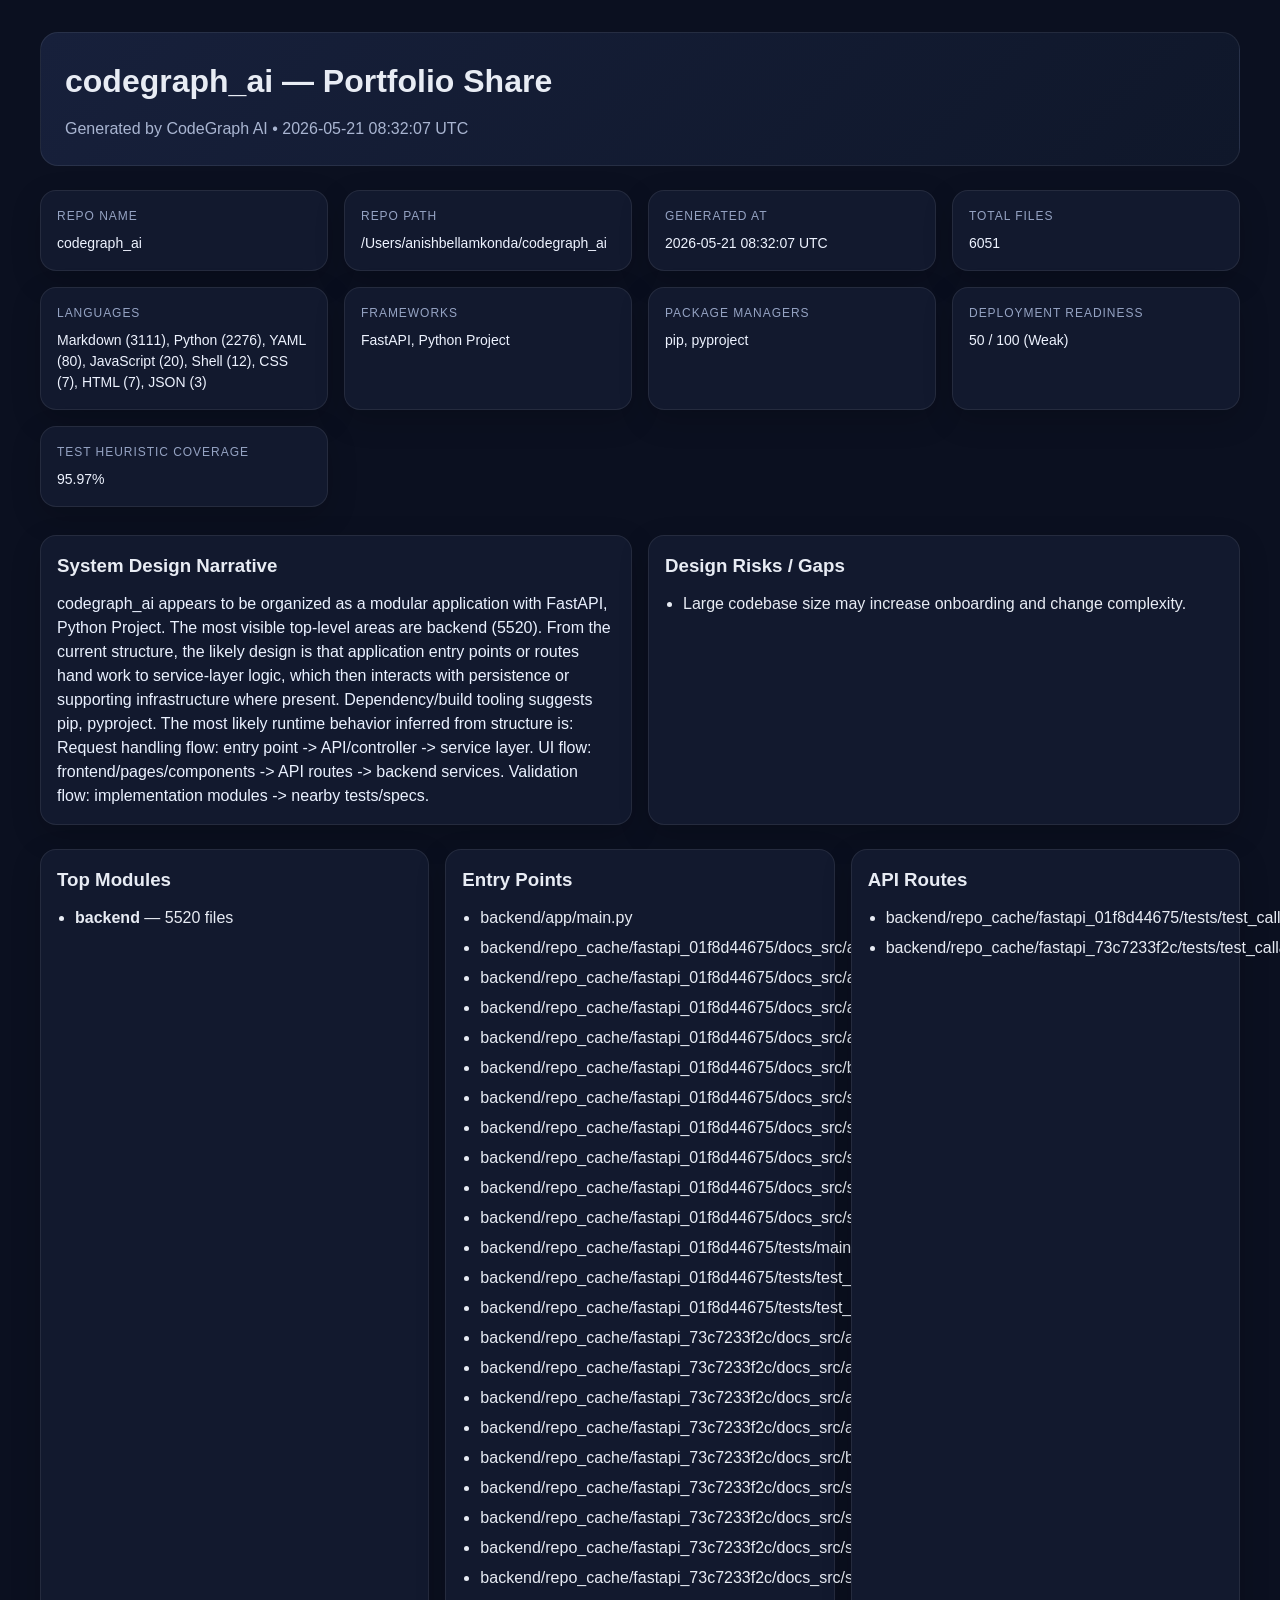
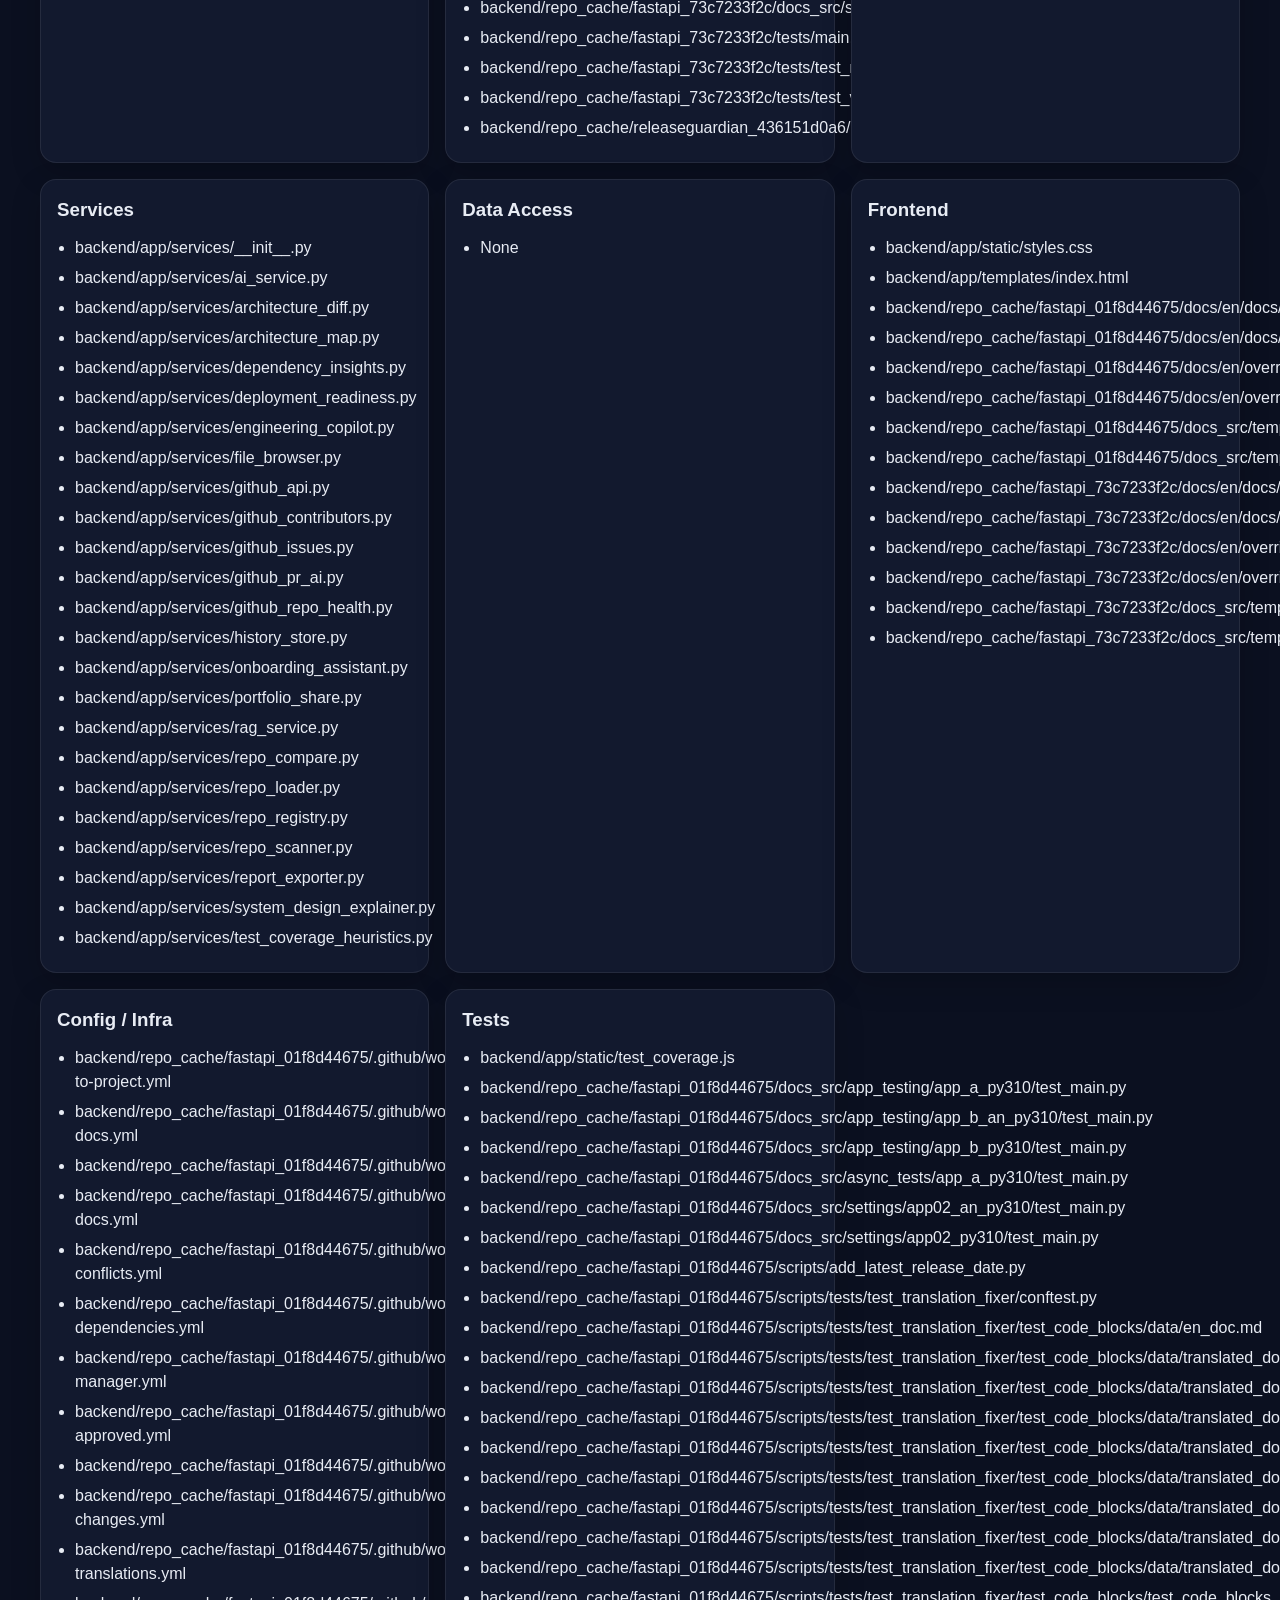
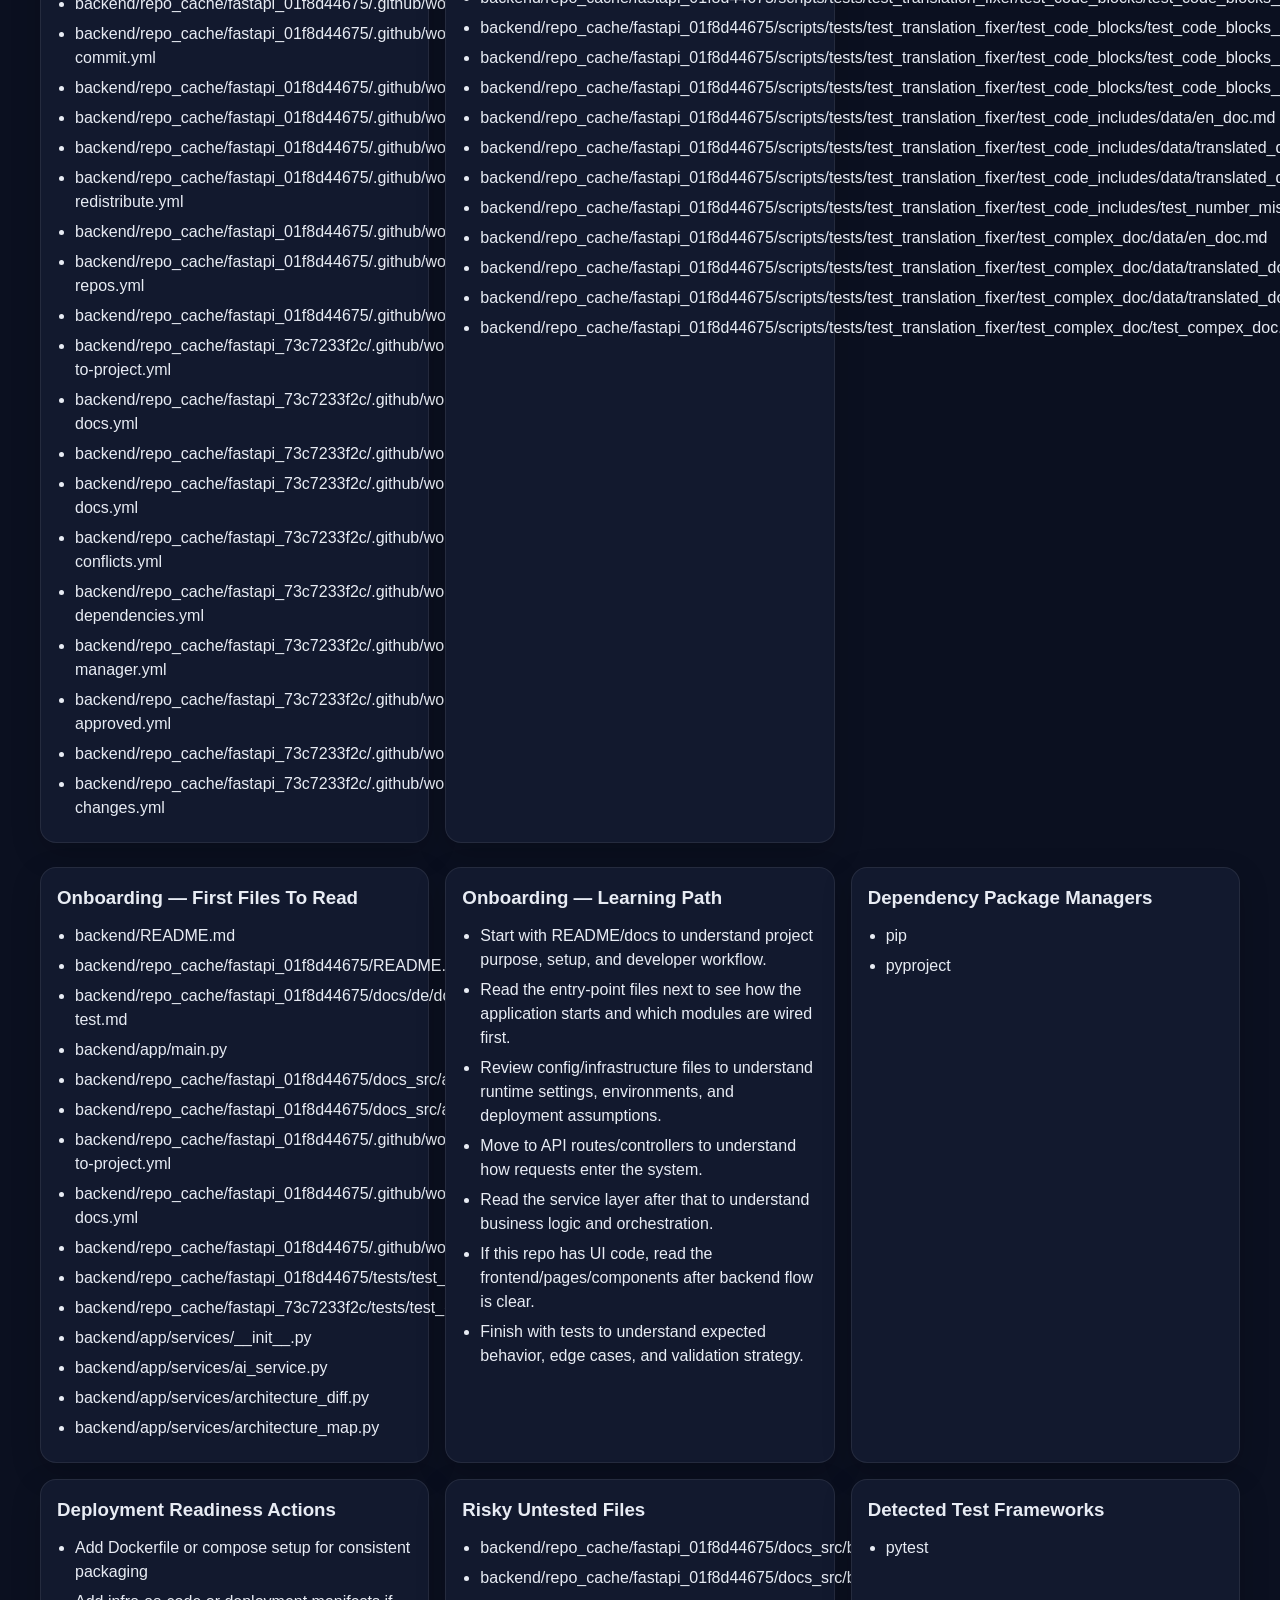
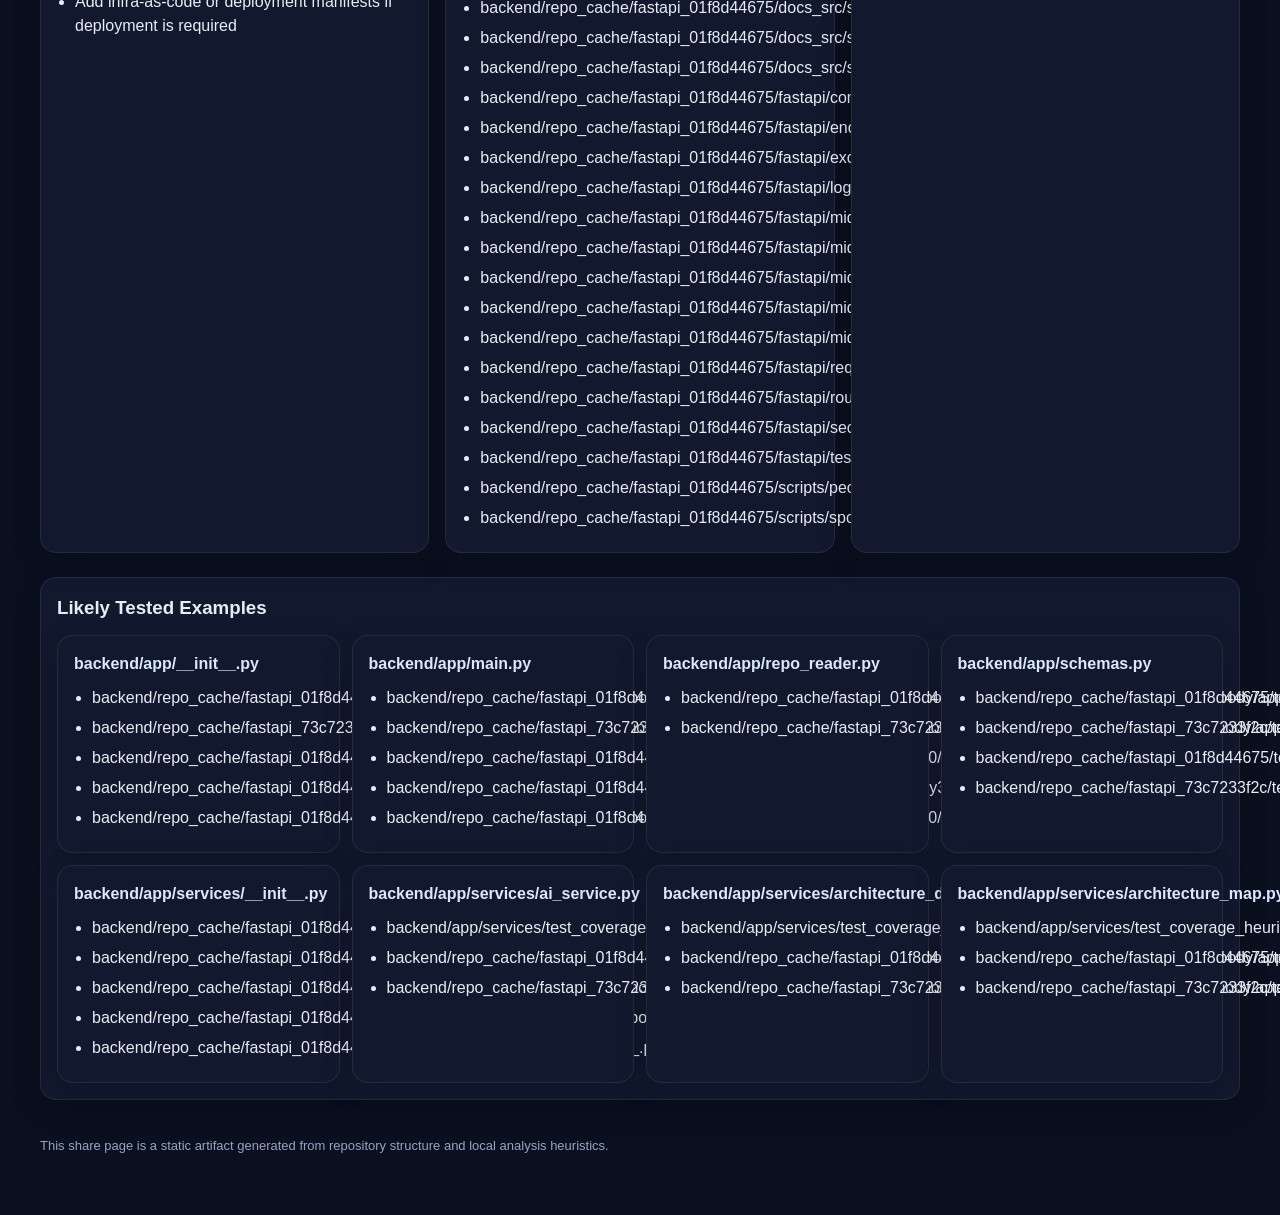
<file: shares/codegraph-ai_portfolio_share_20260521_083207.html>
<!DOCTYPE html>
<html lang="en">
<head>
  <meta charset="UTF-8" />
  <meta name="viewport" content="width=device-width, initial-scale=1.0" />
  <title>codegraph_ai — Portfolio Share</title>
  <style>
    body {
      margin: 0;
      font-family: -apple-system, BlinkMacSystemFont, "Segoe UI", sans-serif;
      background: #0b1020;
      color: #e8ecf4;
      line-height: 1.5;
    }
    .container {
      max-width: 1200px;
      margin: 0 auto;
      padding: 32px 20px 60px;
    }
    .hero {
      padding: 24px;
      border-radius: 18px;
      background: linear-gradient(135deg, #17203b, #0f172a);
      border: 1px solid rgba(255,255,255,0.08);
      margin-bottom: 24px;
    }
    h1, h2, h3 {
      margin: 0 0 12px 0;
    }
    .sub {
      color: #a9b5d1;
      margin-top: 8px;
    }
    .grid {
      display: grid;
      gap: 16px;
      grid-template-columns: repeat(auto-fit, minmax(240px, 1fr));
      margin: 20px 0 28px;
    }
    .kv-card, .panel, .mini-card {
      background: #12192e;
      border: 1px solid rgba(255,255,255,0.08);
      border-radius: 16px;
      padding: 16px;
      box-shadow: 0 10px 30px rgba(0,0,0,0.18);
    }
    .kv-title {
      font-size: 12px;
      color: #95a3c3;
      text-transform: uppercase;
      letter-spacing: 0.08em;
      margin-bottom: 8px;
    }
    .kv-value {
      font-size: 14px;
      color: #eef3ff;
      word-break: break-word;
    }
    .section-grid {
      display: grid;
      gap: 16px;
      grid-template-columns: repeat(auto-fit, minmax(320px, 1fr));
      margin-bottom: 24px;
    }
    .mini-grid {
      display: grid;
      gap: 12px;
      grid-template-columns: repeat(auto-fit, minmax(280px, 1fr));
    }
    .mini-title {
      font-weight: 600;
      margin-bottom: 10px;
      color: #dbe7ff;
    }
    ul {
      margin: 0;
      padding-left: 18px;
    }
    li {
      margin: 6px 0;
    }
    .narrative {
      white-space: pre-wrap;
      color: #eaf1ff;
    }
    .footer {
      margin-top: 36px;
      color: #95a3c3;
      font-size: 13px;
    }
  </style>
</head>
<body>
  <div class="container">
    <div class="hero">
      <h1>codegraph_ai — Portfolio Share</h1>
      <div class="sub">Generated by CodeGraph AI • 2026-05-21 08:32:07 UTC</div>
    </div>

    <div class="grid">
      
            <div class="kv-card">
              <div class="kv-title">Repo Name</div>
              <div class="kv-value">codegraph_ai</div>
            </div>
            

            <div class="kv-card">
              <div class="kv-title">Repo Path</div>
              <div class="kv-value">/Users/anishbellamkonda/codegraph_ai</div>
            </div>
            

            <div class="kv-card">
              <div class="kv-title">Generated At</div>
              <div class="kv-value">2026-05-21 08:32:07 UTC</div>
            </div>
            

            <div class="kv-card">
              <div class="kv-title">Total Files</div>
              <div class="kv-value">6051</div>
            </div>
            

            <div class="kv-card">
              <div class="kv-title">Languages</div>
              <div class="kv-value">Markdown (3111), Python (2276), YAML (80), JavaScript (20), Shell (12), CSS (7), HTML (7), JSON (3)</div>
            </div>
            

            <div class="kv-card">
              <div class="kv-title">Frameworks</div>
              <div class="kv-value">FastAPI, Python Project</div>
            </div>
            

            <div class="kv-card">
              <div class="kv-title">Package Managers</div>
              <div class="kv-value">pip, pyproject</div>
            </div>
            

            <div class="kv-card">
              <div class="kv-title">Deployment Readiness</div>
              <div class="kv-value">50 / 100 (Weak)</div>
            </div>
            

            <div class="kv-card">
              <div class="kv-title">Test Heuristic Coverage</div>
              <div class="kv-value">95.97%</div>
            </div>
            
    </div>

    <div class="section-grid">
      <section class="panel">
        <h3>System Design Narrative</h3>
        <div class="narrative">codegraph_ai appears to be organized as a modular application with FastAPI, Python Project. The most visible top-level areas are backend (5520). From the current structure, the likely design is that application entry points or routes hand work to service-layer logic, which then interacts with persistence or supporting infrastructure where present. Dependency/build tooling suggests pip, pyproject. The most likely runtime behavior inferred from structure is: Request handling flow: entry point -&gt; API/controller -&gt; service layer. UI flow: frontend/pages/components -&gt; API routes -&gt; backend services. Validation flow: implementation modules -&gt; nearby tests/specs.</div>
      </section>

      <section class="panel">
        <h3>Design Risks / Gaps</h3>
        <ul>
          <li>Large codebase size may increase onboarding and change complexity.</li>
        </ul>
      </section>
    </div>

    <div class="section-grid">
      
    <section class="panel">
      <h3>Top Modules</h3>
      <ul>
        <li><strong>backend</strong> — 5520 files</li>
      </ul>
    </section>
    
      
    <section class="panel">
      <h3>Entry Points</h3>
      <ul><li>backend/app/main.py</li>
<li>backend/repo_cache/fastapi_01f8d44675/docs_src/app_testing/app_a_py310/main.py</li>
<li>backend/repo_cache/fastapi_01f8d44675/docs_src/app_testing/app_b_an_py310/main.py</li>
<li>backend/repo_cache/fastapi_01f8d44675/docs_src/app_testing/app_b_py310/main.py</li>
<li>backend/repo_cache/fastapi_01f8d44675/docs_src/async_tests/app_a_py310/main.py</li>
<li>backend/repo_cache/fastapi_01f8d44675/docs_src/bigger_applications/app_an_py310/main.py</li>
<li>backend/repo_cache/fastapi_01f8d44675/docs_src/settings/app01_py310/main.py</li>
<li>backend/repo_cache/fastapi_01f8d44675/docs_src/settings/app02_an_py310/main.py</li>
<li>backend/repo_cache/fastapi_01f8d44675/docs_src/settings/app02_py310/main.py</li>
<li>backend/repo_cache/fastapi_01f8d44675/docs_src/settings/app03_an_py310/main.py</li>
<li>backend/repo_cache/fastapi_01f8d44675/docs_src/settings/app03_py310/main.py</li>
<li>backend/repo_cache/fastapi_01f8d44675/tests/main.py</li>
<li>backend/repo_cache/fastapi_01f8d44675/tests/test_modules_same_name_body/app/main.py</li>
<li>backend/repo_cache/fastapi_01f8d44675/tests/test_validate_response_recursive/app.py</li>
<li>backend/repo_cache/fastapi_73c7233f2c/docs_src/app_testing/app_a_py310/main.py</li>
<li>backend/repo_cache/fastapi_73c7233f2c/docs_src/app_testing/app_b_an_py310/main.py</li>
<li>backend/repo_cache/fastapi_73c7233f2c/docs_src/app_testing/app_b_py310/main.py</li>
<li>backend/repo_cache/fastapi_73c7233f2c/docs_src/async_tests/app_a_py310/main.py</li>
<li>backend/repo_cache/fastapi_73c7233f2c/docs_src/bigger_applications/app_an_py310/main.py</li>
<li>backend/repo_cache/fastapi_73c7233f2c/docs_src/settings/app01_py310/main.py</li>
<li>backend/repo_cache/fastapi_73c7233f2c/docs_src/settings/app02_an_py310/main.py</li>
<li>backend/repo_cache/fastapi_73c7233f2c/docs_src/settings/app02_py310/main.py</li>
<li>backend/repo_cache/fastapi_73c7233f2c/docs_src/settings/app03_an_py310/main.py</li>
<li>backend/repo_cache/fastapi_73c7233f2c/docs_src/settings/app03_py310/main.py</li>
<li>backend/repo_cache/fastapi_73c7233f2c/tests/main.py</li>
<li>backend/repo_cache/fastapi_73c7233f2c/tests/test_modules_same_name_body/app/main.py</li>
<li>backend/repo_cache/fastapi_73c7233f2c/tests/test_validate_response_recursive/app.py</li>
<li>backend/repo_cache/releaseguardian_436151d0a6/app.py</li></ul>
    </section>
    
      
    <section class="panel">
      <h3>API Routes</h3>
      <ul><li>backend/repo_cache/fastapi_01f8d44675/tests/test_callable_endpoint.py</li>
<li>backend/repo_cache/fastapi_73c7233f2c/tests/test_callable_endpoint.py</li></ul>
    </section>
    
      
    <section class="panel">
      <h3>Services</h3>
      <ul><li>backend/app/services/__init__.py</li>
<li>backend/app/services/ai_service.py</li>
<li>backend/app/services/architecture_diff.py</li>
<li>backend/app/services/architecture_map.py</li>
<li>backend/app/services/dependency_insights.py</li>
<li>backend/app/services/deployment_readiness.py</li>
<li>backend/app/services/engineering_copilot.py</li>
<li>backend/app/services/file_browser.py</li>
<li>backend/app/services/github_api.py</li>
<li>backend/app/services/github_contributors.py</li>
<li>backend/app/services/github_issues.py</li>
<li>backend/app/services/github_pr_ai.py</li>
<li>backend/app/services/github_repo_health.py</li>
<li>backend/app/services/history_store.py</li>
<li>backend/app/services/onboarding_assistant.py</li>
<li>backend/app/services/portfolio_share.py</li>
<li>backend/app/services/rag_service.py</li>
<li>backend/app/services/repo_compare.py</li>
<li>backend/app/services/repo_loader.py</li>
<li>backend/app/services/repo_registry.py</li>
<li>backend/app/services/repo_scanner.py</li>
<li>backend/app/services/report_exporter.py</li>
<li>backend/app/services/system_design_explainer.py</li>
<li>backend/app/services/test_coverage_heuristics.py</li></ul>
    </section>
    
      
    <section class="panel">
      <h3>Data Access</h3>
      <ul><li>None</li></ul>
    </section>
    
      
    <section class="panel">
      <h3>Frontend</h3>
      <ul><li>backend/app/static/styles.css</li>
<li>backend/app/templates/index.html</li>
<li>backend/repo_cache/fastapi_01f8d44675/docs/en/docs/css/custom.css</li>
<li>backend/repo_cache/fastapi_01f8d44675/docs/en/docs/css/termynal.css</li>
<li>backend/repo_cache/fastapi_01f8d44675/docs/en/overrides/main.html</li>
<li>backend/repo_cache/fastapi_01f8d44675/docs/en/overrides/partials/copyright.html</li>
<li>backend/repo_cache/fastapi_01f8d44675/docs_src/templates/static/styles.css</li>
<li>backend/repo_cache/fastapi_01f8d44675/docs_src/templates/templates/item.html</li>
<li>backend/repo_cache/fastapi_73c7233f2c/docs/en/docs/css/custom.css</li>
<li>backend/repo_cache/fastapi_73c7233f2c/docs/en/docs/css/termynal.css</li>
<li>backend/repo_cache/fastapi_73c7233f2c/docs/en/overrides/main.html</li>
<li>backend/repo_cache/fastapi_73c7233f2c/docs/en/overrides/partials/copyright.html</li>
<li>backend/repo_cache/fastapi_73c7233f2c/docs_src/templates/static/styles.css</li>
<li>backend/repo_cache/fastapi_73c7233f2c/docs_src/templates/templates/item.html</li></ul>
    </section>
    
      
    <section class="panel">
      <h3>Config / Infra</h3>
      <ul><li>backend/repo_cache/fastapi_01f8d44675/.github/workflows/add-to-project.yml</li>
<li>backend/repo_cache/fastapi_01f8d44675/.github/workflows/build-docs.yml</li>
<li>backend/repo_cache/fastapi_01f8d44675/.github/workflows/contributors.yml</li>
<li>backend/repo_cache/fastapi_01f8d44675/.github/workflows/deploy-docs.yml</li>
<li>backend/repo_cache/fastapi_01f8d44675/.github/workflows/detect-conflicts.yml</li>
<li>backend/repo_cache/fastapi_01f8d44675/.github/workflows/guard-dependencies.yml</li>
<li>backend/repo_cache/fastapi_01f8d44675/.github/workflows/issue-manager.yml</li>
<li>backend/repo_cache/fastapi_01f8d44675/.github/workflows/label-approved.yml</li>
<li>backend/repo_cache/fastapi_01f8d44675/.github/workflows/labeler.yml</li>
<li>backend/repo_cache/fastapi_01f8d44675/.github/workflows/latest-changes.yml</li>
<li>backend/repo_cache/fastapi_01f8d44675/.github/workflows/notify-translations.yml</li>
<li>backend/repo_cache/fastapi_01f8d44675/.github/workflows/people.yml</li>
<li>backend/repo_cache/fastapi_01f8d44675/.github/workflows/pre-commit.yml</li>
<li>backend/repo_cache/fastapi_01f8d44675/.github/workflows/publish.yml</li>
<li>backend/repo_cache/fastapi_01f8d44675/.github/workflows/smokeshow.yml</li>
<li>backend/repo_cache/fastapi_01f8d44675/.github/workflows/sponsors.yml</li>
<li>backend/repo_cache/fastapi_01f8d44675/.github/workflows/test-redistribute.yml</li>
<li>backend/repo_cache/fastapi_01f8d44675/.github/workflows/test.yml</li>
<li>backend/repo_cache/fastapi_01f8d44675/.github/workflows/topic-repos.yml</li>
<li>backend/repo_cache/fastapi_01f8d44675/.github/workflows/translate.yml</li>
<li>backend/repo_cache/fastapi_73c7233f2c/.github/workflows/add-to-project.yml</li>
<li>backend/repo_cache/fastapi_73c7233f2c/.github/workflows/build-docs.yml</li>
<li>backend/repo_cache/fastapi_73c7233f2c/.github/workflows/contributors.yml</li>
<li>backend/repo_cache/fastapi_73c7233f2c/.github/workflows/deploy-docs.yml</li>
<li>backend/repo_cache/fastapi_73c7233f2c/.github/workflows/detect-conflicts.yml</li>
<li>backend/repo_cache/fastapi_73c7233f2c/.github/workflows/guard-dependencies.yml</li>
<li>backend/repo_cache/fastapi_73c7233f2c/.github/workflows/issue-manager.yml</li>
<li>backend/repo_cache/fastapi_73c7233f2c/.github/workflows/label-approved.yml</li>
<li>backend/repo_cache/fastapi_73c7233f2c/.github/workflows/labeler.yml</li>
<li>backend/repo_cache/fastapi_73c7233f2c/.github/workflows/latest-changes.yml</li></ul>
    </section>
    
      
    <section class="panel">
      <h3>Tests</h3>
      <ul><li>backend/app/static/test_coverage.js</li>
<li>backend/repo_cache/fastapi_01f8d44675/docs_src/app_testing/app_a_py310/test_main.py</li>
<li>backend/repo_cache/fastapi_01f8d44675/docs_src/app_testing/app_b_an_py310/test_main.py</li>
<li>backend/repo_cache/fastapi_01f8d44675/docs_src/app_testing/app_b_py310/test_main.py</li>
<li>backend/repo_cache/fastapi_01f8d44675/docs_src/async_tests/app_a_py310/test_main.py</li>
<li>backend/repo_cache/fastapi_01f8d44675/docs_src/settings/app02_an_py310/test_main.py</li>
<li>backend/repo_cache/fastapi_01f8d44675/docs_src/settings/app02_py310/test_main.py</li>
<li>backend/repo_cache/fastapi_01f8d44675/scripts/add_latest_release_date.py</li>
<li>backend/repo_cache/fastapi_01f8d44675/scripts/tests/test_translation_fixer/conftest.py</li>
<li>backend/repo_cache/fastapi_01f8d44675/scripts/tests/test_translation_fixer/test_code_blocks/data/en_doc.md</li>
<li>backend/repo_cache/fastapi_01f8d44675/scripts/tests/test_translation_fixer/test_code_blocks/data/translated_doc_lines_number_gt.md</li>
<li>backend/repo_cache/fastapi_01f8d44675/scripts/tests/test_translation_fixer/test_code_blocks/data/translated_doc_lines_number_lt.md</li>
<li>backend/repo_cache/fastapi_01f8d44675/scripts/tests/test_translation_fixer/test_code_blocks/data/translated_doc_mermaid_not_translated.md</li>
<li>backend/repo_cache/fastapi_01f8d44675/scripts/tests/test_translation_fixer/test_code_blocks/data/translated_doc_mermaid_translated.md</li>
<li>backend/repo_cache/fastapi_01f8d44675/scripts/tests/test_translation_fixer/test_code_blocks/data/translated_doc_number_gt.md</li>
<li>backend/repo_cache/fastapi_01f8d44675/scripts/tests/test_translation_fixer/test_code_blocks/data/translated_doc_number_lt.md</li>
<li>backend/repo_cache/fastapi_01f8d44675/scripts/tests/test_translation_fixer/test_code_blocks/data/translated_doc_wrong_lang_code.md</li>
<li>backend/repo_cache/fastapi_01f8d44675/scripts/tests/test_translation_fixer/test_code_blocks/data/translated_doc_wrong_lang_code_2.md</li>
<li>backend/repo_cache/fastapi_01f8d44675/scripts/tests/test_translation_fixer/test_code_blocks/test_code_blocks_lines_number_mismatch.py</li>
<li>backend/repo_cache/fastapi_01f8d44675/scripts/tests/test_translation_fixer/test_code_blocks/test_code_blocks_mermaid.py</li>
<li>backend/repo_cache/fastapi_01f8d44675/scripts/tests/test_translation_fixer/test_code_blocks/test_code_blocks_number_mismatch.py</li>
<li>backend/repo_cache/fastapi_01f8d44675/scripts/tests/test_translation_fixer/test_code_blocks/test_code_blocks_wrong_lang_code.py</li>
<li>backend/repo_cache/fastapi_01f8d44675/scripts/tests/test_translation_fixer/test_code_includes/data/en_doc.md</li>
<li>backend/repo_cache/fastapi_01f8d44675/scripts/tests/test_translation_fixer/test_code_includes/data/translated_doc_number_gt.md</li>
<li>backend/repo_cache/fastapi_01f8d44675/scripts/tests/test_translation_fixer/test_code_includes/data/translated_doc_number_lt.md</li>
<li>backend/repo_cache/fastapi_01f8d44675/scripts/tests/test_translation_fixer/test_code_includes/test_number_mismatch.py</li>
<li>backend/repo_cache/fastapi_01f8d44675/scripts/tests/test_translation_fixer/test_complex_doc/data/en_doc.md</li>
<li>backend/repo_cache/fastapi_01f8d44675/scripts/tests/test_translation_fixer/test_complex_doc/data/translated_doc.md</li>
<li>backend/repo_cache/fastapi_01f8d44675/scripts/tests/test_translation_fixer/test_complex_doc/data/translated_doc_expected.md</li>
<li>backend/repo_cache/fastapi_01f8d44675/scripts/tests/test_translation_fixer/test_complex_doc/test_compex_doc.py</li></ul>
    </section>
    
    </div>

    <div class="section-grid">
      
    <section class="panel">
      <h3>Onboarding — First Files To Read</h3>
      <ul><li>backend/README.md</li>
<li>backend/repo_cache/fastapi_01f8d44675/README.md</li>
<li>backend/repo_cache/fastapi_01f8d44675/docs/de/docs/_llm-test.md</li>
<li>backend/app/main.py</li>
<li>backend/repo_cache/fastapi_01f8d44675/docs_src/app_testing/app_a_py310/main.py</li>
<li>backend/repo_cache/fastapi_01f8d44675/docs_src/app_testing/app_b_an_py310/main.py</li>
<li>backend/repo_cache/fastapi_01f8d44675/.github/workflows/add-to-project.yml</li>
<li>backend/repo_cache/fastapi_01f8d44675/.github/workflows/build-docs.yml</li>
<li>backend/repo_cache/fastapi_01f8d44675/.github/workflows/contributors.yml</li>
<li>backend/repo_cache/fastapi_01f8d44675/tests/test_callable_endpoint.py</li>
<li>backend/repo_cache/fastapi_73c7233f2c/tests/test_callable_endpoint.py</li>
<li>backend/app/services/__init__.py</li>
<li>backend/app/services/ai_service.py</li>
<li>backend/app/services/architecture_diff.py</li>
<li>backend/app/services/architecture_map.py</li></ul>
    </section>
    
      
    <section class="panel">
      <h3>Onboarding — Learning Path</h3>
      <ul><li>Start with README/docs to understand project purpose, setup, and developer workflow.</li>
<li>Read the entry-point files next to see how the application starts and which modules are wired first.</li>
<li>Review config/infrastructure files to understand runtime settings, environments, and deployment assumptions.</li>
<li>Move to API routes/controllers to understand how requests enter the system.</li>
<li>Read the service layer after that to understand business logic and orchestration.</li>
<li>If this repo has UI code, read the frontend/pages/components after backend flow is clear.</li>
<li>Finish with tests to understand expected behavior, edge cases, and validation strategy.</li></ul>
    </section>
    
      
    <section class="panel">
      <h3>Dependency Package Managers</h3>
      <ul><li>pip</li>
<li>pyproject</li></ul>
    </section>
    
      
    <section class="panel">
      <h3>Deployment Readiness Actions</h3>
      <ul><li>Add Dockerfile or compose setup for consistent packaging</li>
<li>Add infra-as-code or deployment manifests if deployment is required</li></ul>
    </section>
    
      
    <section class="panel">
      <h3>Risky Untested Files</h3>
      <ul><li>backend/repo_cache/fastapi_01f8d44675/docs_src/bigger_applications/app_an_py310/routers/items.py</li>
<li>backend/repo_cache/fastapi_01f8d44675/docs_src/bigger_applications/app_an_py310/routers/users.py</li>
<li>backend/repo_cache/fastapi_01f8d44675/docs_src/settings/app01_py310/config.py</li>
<li>backend/repo_cache/fastapi_01f8d44675/docs_src/settings/app03_an_py310/config.py</li>
<li>backend/repo_cache/fastapi_01f8d44675/docs_src/settings/app03_py310/config.py</li>
<li>backend/repo_cache/fastapi_01f8d44675/fastapi/concurrency.py</li>
<li>backend/repo_cache/fastapi_01f8d44675/fastapi/encoders.py</li>
<li>backend/repo_cache/fastapi_01f8d44675/fastapi/exceptions.py</li>
<li>backend/repo_cache/fastapi_01f8d44675/fastapi/logger.py</li>
<li>backend/repo_cache/fastapi_01f8d44675/fastapi/middleware/cors.py</li>
<li>backend/repo_cache/fastapi_01f8d44675/fastapi/middleware/gzip.py</li>
<li>backend/repo_cache/fastapi_01f8d44675/fastapi/middleware/httpsredirect.py</li>
<li>backend/repo_cache/fastapi_01f8d44675/fastapi/middleware/trustedhost.py</li>
<li>backend/repo_cache/fastapi_01f8d44675/fastapi/middleware/wsgi.py</li>
<li>backend/repo_cache/fastapi_01f8d44675/fastapi/requests.py</li>
<li>backend/repo_cache/fastapi_01f8d44675/fastapi/routing.py</li>
<li>backend/repo_cache/fastapi_01f8d44675/fastapi/security/open_id_connect_url.py</li>
<li>backend/repo_cache/fastapi_01f8d44675/fastapi/testclient.py</li>
<li>backend/repo_cache/fastapi_01f8d44675/scripts/people.py</li>
<li>backend/repo_cache/fastapi_01f8d44675/scripts/sponsors.py</li></ul>
    </section>
    
      
    <section class="panel">
      <h3>Detected Test Frameworks</h3>
      <ul><li>pytest</li></ul>
    </section>
    
    </div>

    
    <section class="panel">
      <h3>Likely Tested Examples</h3>
      <div class="mini-grid">
        
            <div class="mini-card">
              <div class="mini-title">backend/app/__init__.py</div>
              <ul><li>backend/repo_cache/fastapi_01f8d44675/tests/test_modules_same_name_body/app/__init__.py</li><li>backend/repo_cache/fastapi_73c7233f2c/tests/test_modules_same_name_body/app/__init__.py</li><li>backend/repo_cache/fastapi_01f8d44675/tests/__init__.py</li><li>backend/repo_cache/fastapi_01f8d44675/tests/benchmarks/__init__.py</li><li>backend/repo_cache/fastapi_01f8d44675/tests/test_modules_same_name_body/__init__.py</li></ul>
            </div>
            
            <div class="mini-card">
              <div class="mini-title">backend/app/main.py</div>
              <ul><li>backend/repo_cache/fastapi_01f8d44675/tests/test_modules_same_name_body/app/main.py</li><li>backend/repo_cache/fastapi_73c7233f2c/tests/test_modules_same_name_body/app/main.py</li><li>backend/repo_cache/fastapi_01f8d44675/docs_src/app_testing/app_a_py310/test_main.py</li><li>backend/repo_cache/fastapi_01f8d44675/docs_src/app_testing/app_b_an_py310/test_main.py</li><li>backend/repo_cache/fastapi_01f8d44675/docs_src/app_testing/app_b_py310/test_main.py</li></ul>
            </div>
            
            <div class="mini-card">
              <div class="mini-title">backend/app/repo_reader.py</div>
              <ul><li>backend/repo_cache/fastapi_01f8d44675/tests/test_modules_same_name_body/app/a.py</li><li>backend/repo_cache/fastapi_73c7233f2c/tests/test_modules_same_name_body/app/a.py</li></ul>
            </div>
            
            <div class="mini-card">
              <div class="mini-title">backend/app/schemas.py</div>
              <ul><li>backend/repo_cache/fastapi_01f8d44675/tests/test_modules_same_name_body/app/a.py</li><li>backend/repo_cache/fastapi_73c7233f2c/tests/test_modules_same_name_body/app/a.py</li><li>backend/repo_cache/fastapi_01f8d44675/tests/test_openapi_separate_input_output_schemas.py</li><li>backend/repo_cache/fastapi_73c7233f2c/tests/test_openapi_separate_input_output_schemas.py</li></ul>
            </div>
            
            <div class="mini-card">
              <div class="mini-title">backend/app/services/__init__.py</div>
              <ul><li>backend/repo_cache/fastapi_01f8d44675/tests/__init__.py</li><li>backend/repo_cache/fastapi_01f8d44675/tests/benchmarks/__init__.py</li><li>backend/repo_cache/fastapi_01f8d44675/tests/test_modules_same_name_body/__init__.py</li><li>backend/repo_cache/fastapi_01f8d44675/tests/test_modules_same_name_body/app/__init__.py</li><li>backend/repo_cache/fastapi_01f8d44675/tests/test_request_params/__init__.py</li></ul>
            </div>
            
            <div class="mini-card">
              <div class="mini-title">backend/app/services/ai_service.py</div>
              <ul><li>backend/app/services/test_coverage_heuristics.py</li><li>backend/repo_cache/fastapi_01f8d44675/tests/test_modules_same_name_body/app/a.py</li><li>backend/repo_cache/fastapi_73c7233f2c/tests/test_modules_same_name_body/app/a.py</li></ul>
            </div>
            
            <div class="mini-card">
              <div class="mini-title">backend/app/services/architecture_diff.py</div>
              <ul><li>backend/app/services/test_coverage_heuristics.py</li><li>backend/repo_cache/fastapi_01f8d44675/tests/test_modules_same_name_body/app/a.py</li><li>backend/repo_cache/fastapi_73c7233f2c/tests/test_modules_same_name_body/app/a.py</li></ul>
            </div>
            
            <div class="mini-card">
              <div class="mini-title">backend/app/services/architecture_map.py</div>
              <ul><li>backend/app/services/test_coverage_heuristics.py</li><li>backend/repo_cache/fastapi_01f8d44675/tests/test_modules_same_name_body/app/a.py</li><li>backend/repo_cache/fastapi_73c7233f2c/tests/test_modules_same_name_body/app/a.py</li></ul>
            </div>
            
      </div>
    </section>
    

    <div class="footer">
      This share page is a static artifact generated from repository structure and local analysis heuristics.
    </div>
  </div>
</body>
</html>
</file>
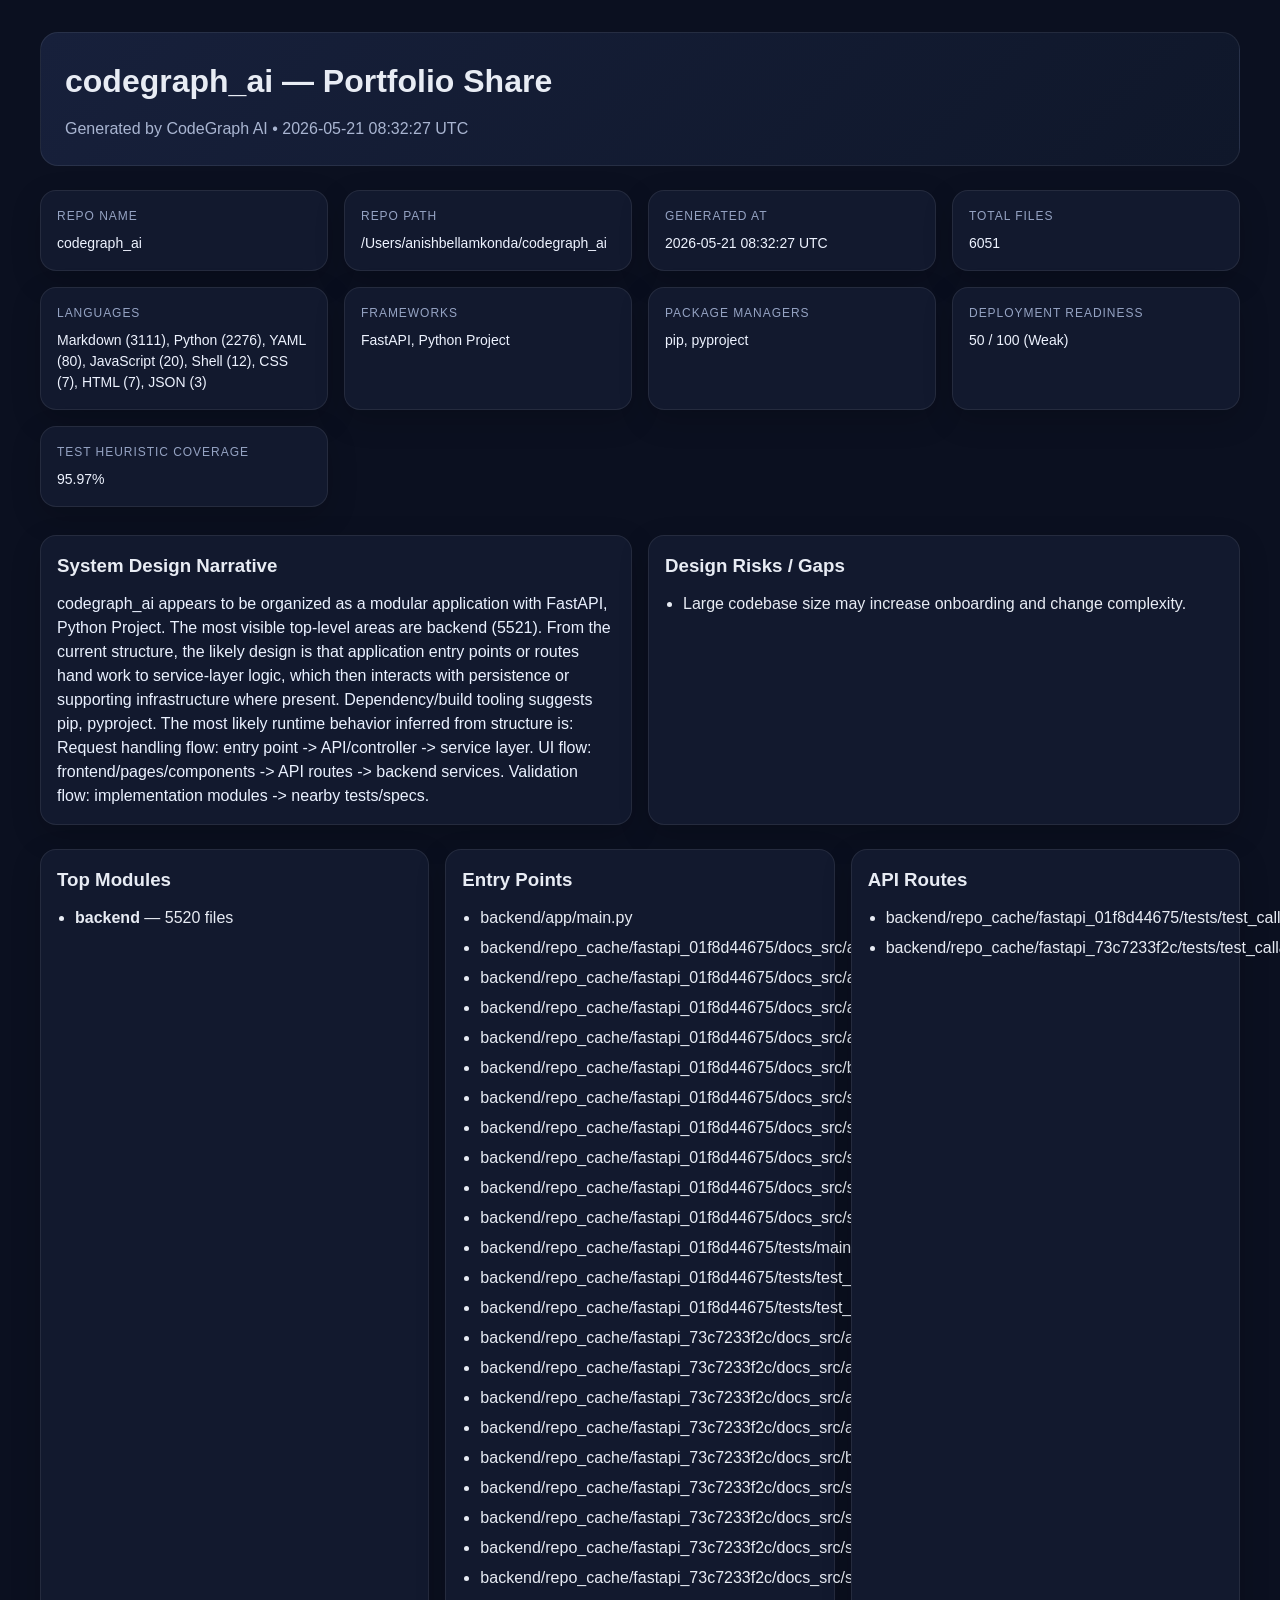
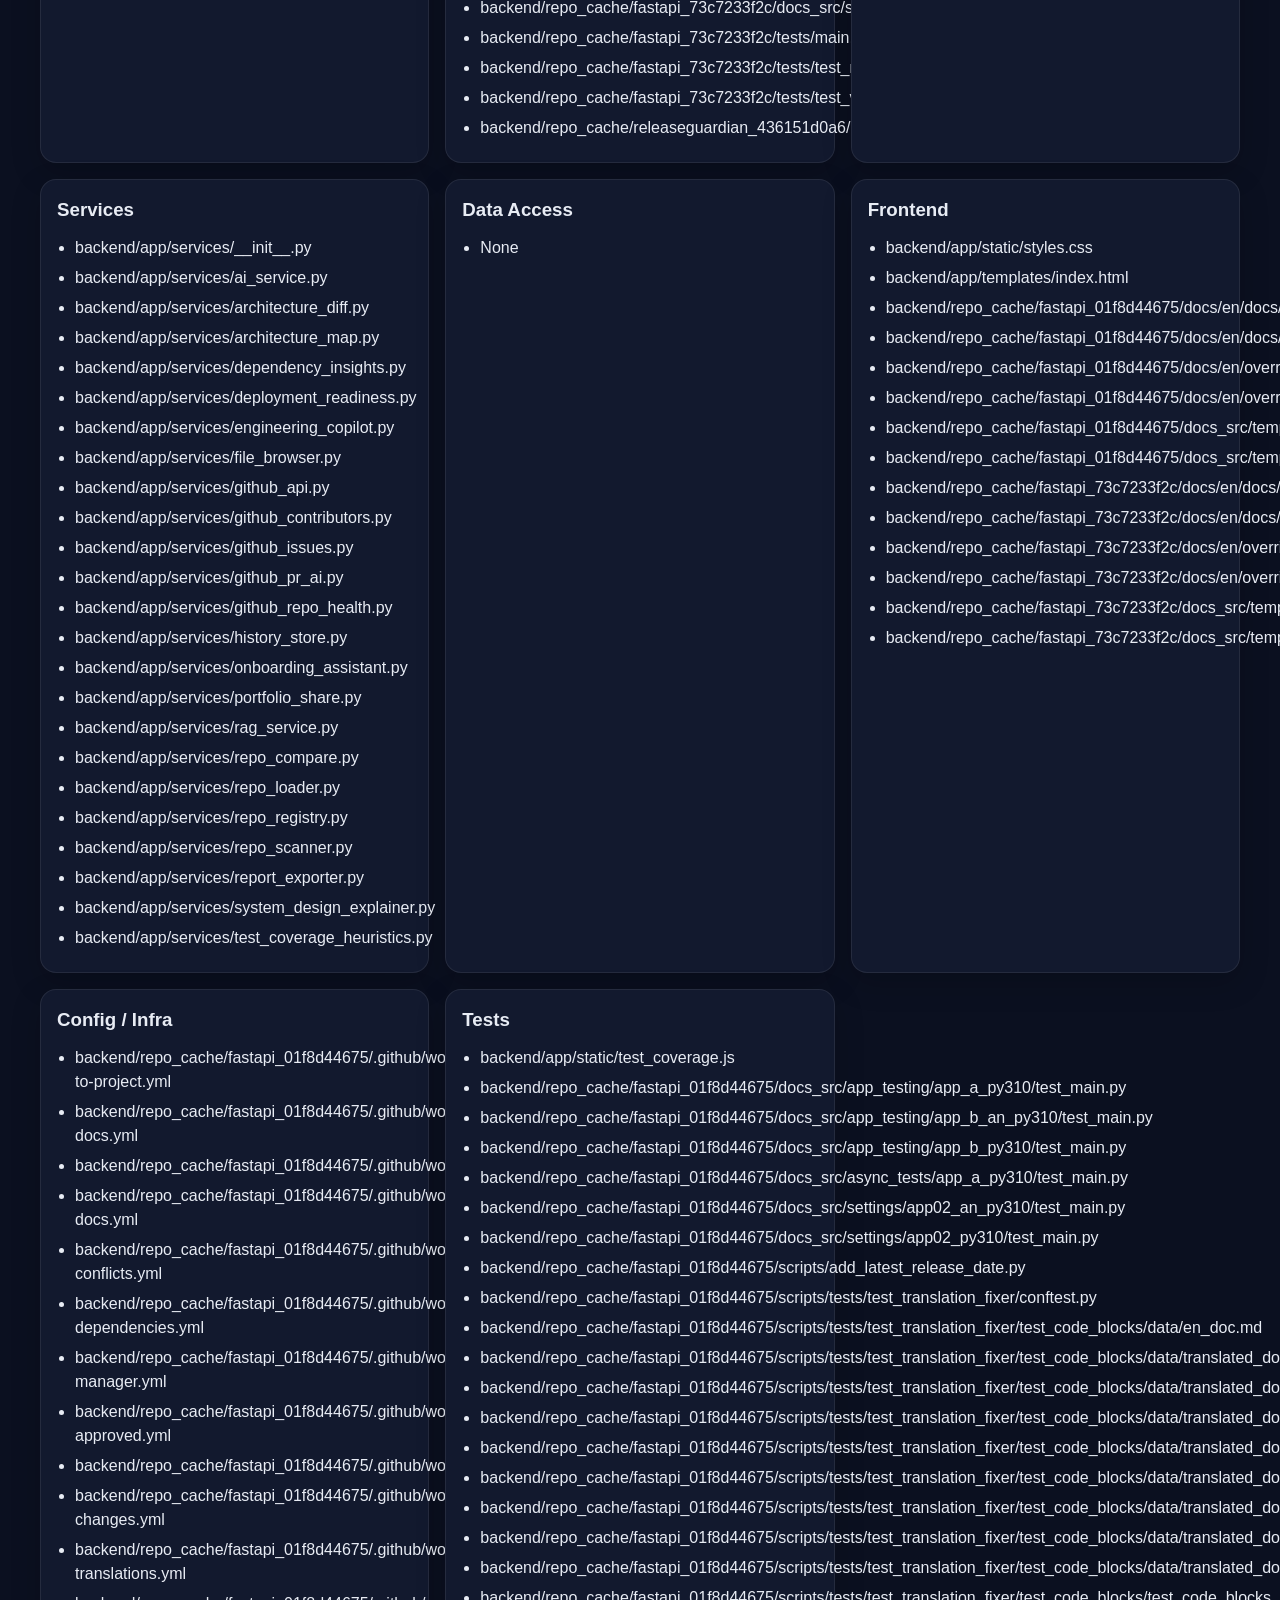
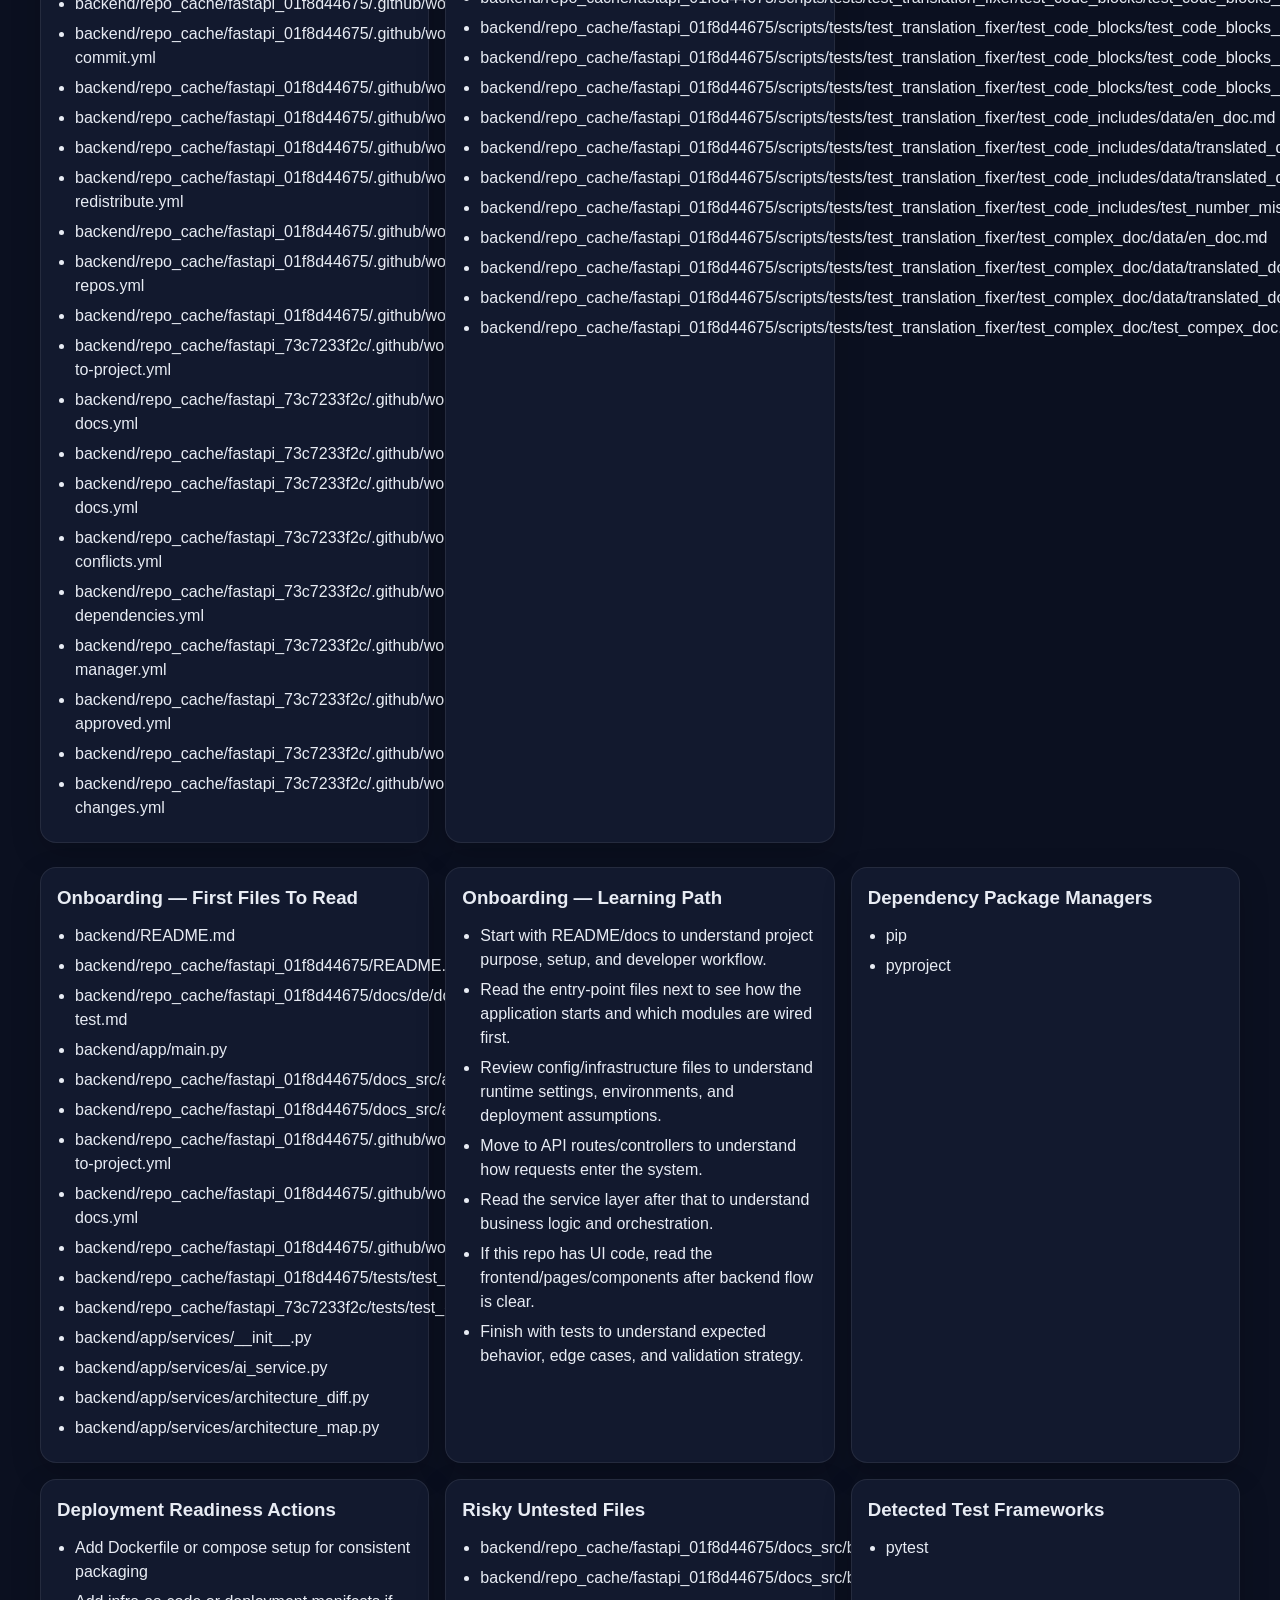
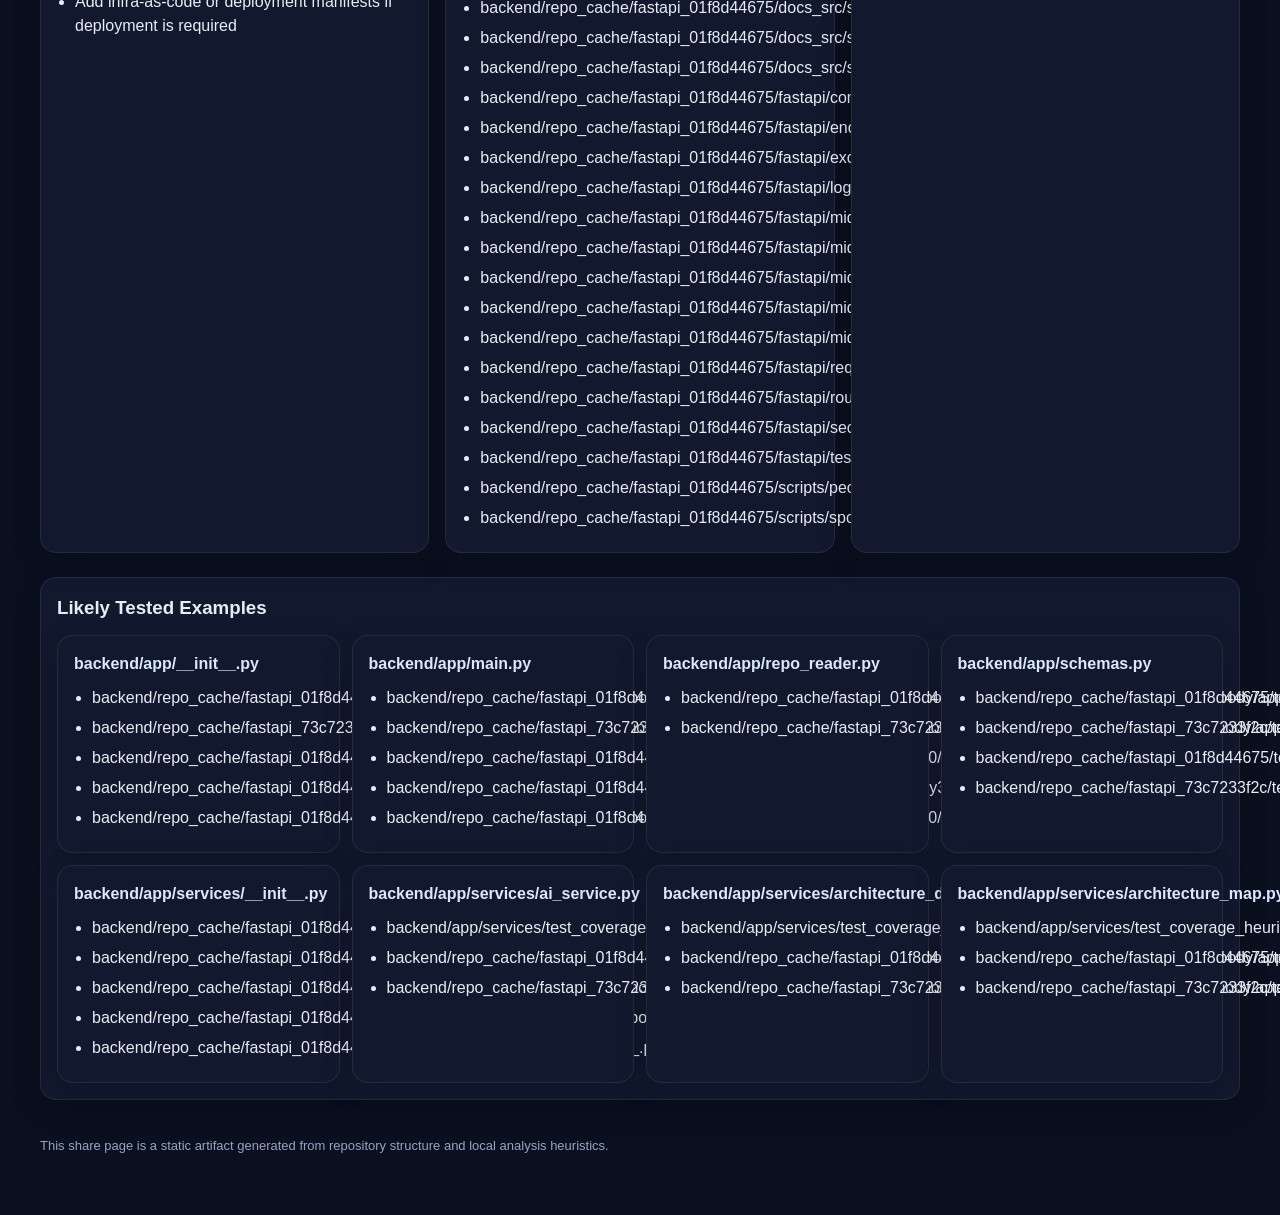
<file: shares/codegraph-ai_portfolio_share_20260521_083227.html>
<!DOCTYPE html>
<html lang="en">
<head>
  <meta charset="UTF-8" />
  <meta name="viewport" content="width=device-width, initial-scale=1.0" />
  <title>codegraph_ai — Portfolio Share</title>
  <style>
    body {
      margin: 0;
      font-family: -apple-system, BlinkMacSystemFont, "Segoe UI", sans-serif;
      background: #0b1020;
      color: #e8ecf4;
      line-height: 1.5;
    }
    .container {
      max-width: 1200px;
      margin: 0 auto;
      padding: 32px 20px 60px;
    }
    .hero {
      padding: 24px;
      border-radius: 18px;
      background: linear-gradient(135deg, #17203b, #0f172a);
      border: 1px solid rgba(255,255,255,0.08);
      margin-bottom: 24px;
    }
    h1, h2, h3 {
      margin: 0 0 12px 0;
    }
    .sub {
      color: #a9b5d1;
      margin-top: 8px;
    }
    .grid {
      display: grid;
      gap: 16px;
      grid-template-columns: repeat(auto-fit, minmax(240px, 1fr));
      margin: 20px 0 28px;
    }
    .kv-card, .panel, .mini-card {
      background: #12192e;
      border: 1px solid rgba(255,255,255,0.08);
      border-radius: 16px;
      padding: 16px;
      box-shadow: 0 10px 30px rgba(0,0,0,0.18);
    }
    .kv-title {
      font-size: 12px;
      color: #95a3c3;
      text-transform: uppercase;
      letter-spacing: 0.08em;
      margin-bottom: 8px;
    }
    .kv-value {
      font-size: 14px;
      color: #eef3ff;
      word-break: break-word;
    }
    .section-grid {
      display: grid;
      gap: 16px;
      grid-template-columns: repeat(auto-fit, minmax(320px, 1fr));
      margin-bottom: 24px;
    }
    .mini-grid {
      display: grid;
      gap: 12px;
      grid-template-columns: repeat(auto-fit, minmax(280px, 1fr));
    }
    .mini-title {
      font-weight: 600;
      margin-bottom: 10px;
      color: #dbe7ff;
    }
    ul {
      margin: 0;
      padding-left: 18px;
    }
    li {
      margin: 6px 0;
    }
    .narrative {
      white-space: pre-wrap;
      color: #eaf1ff;
    }
    .footer {
      margin-top: 36px;
      color: #95a3c3;
      font-size: 13px;
    }
  </style>
</head>
<body>
  <div class="container">
    <div class="hero">
      <h1>codegraph_ai — Portfolio Share</h1>
      <div class="sub">Generated by CodeGraph AI • 2026-05-21 08:32:27 UTC</div>
    </div>

    <div class="grid">
      
            <div class="kv-card">
              <div class="kv-title">Repo Name</div>
              <div class="kv-value">codegraph_ai</div>
            </div>
            

            <div class="kv-card">
              <div class="kv-title">Repo Path</div>
              <div class="kv-value">/Users/anishbellamkonda/codegraph_ai</div>
            </div>
            

            <div class="kv-card">
              <div class="kv-title">Generated At</div>
              <div class="kv-value">2026-05-21 08:32:27 UTC</div>
            </div>
            

            <div class="kv-card">
              <div class="kv-title">Total Files</div>
              <div class="kv-value">6051</div>
            </div>
            

            <div class="kv-card">
              <div class="kv-title">Languages</div>
              <div class="kv-value">Markdown (3111), Python (2276), YAML (80), JavaScript (20), Shell (12), CSS (7), HTML (7), JSON (3)</div>
            </div>
            

            <div class="kv-card">
              <div class="kv-title">Frameworks</div>
              <div class="kv-value">FastAPI, Python Project</div>
            </div>
            

            <div class="kv-card">
              <div class="kv-title">Package Managers</div>
              <div class="kv-value">pip, pyproject</div>
            </div>
            

            <div class="kv-card">
              <div class="kv-title">Deployment Readiness</div>
              <div class="kv-value">50 / 100 (Weak)</div>
            </div>
            

            <div class="kv-card">
              <div class="kv-title">Test Heuristic Coverage</div>
              <div class="kv-value">95.97%</div>
            </div>
            
    </div>

    <div class="section-grid">
      <section class="panel">
        <h3>System Design Narrative</h3>
        <div class="narrative">codegraph_ai appears to be organized as a modular application with FastAPI, Python Project. The most visible top-level areas are backend (5521). From the current structure, the likely design is that application entry points or routes hand work to service-layer logic, which then interacts with persistence or supporting infrastructure where present. Dependency/build tooling suggests pip, pyproject. The most likely runtime behavior inferred from structure is: Request handling flow: entry point -&gt; API/controller -&gt; service layer. UI flow: frontend/pages/components -&gt; API routes -&gt; backend services. Validation flow: implementation modules -&gt; nearby tests/specs.</div>
      </section>

      <section class="panel">
        <h3>Design Risks / Gaps</h3>
        <ul>
          <li>Large codebase size may increase onboarding and change complexity.</li>
        </ul>
      </section>
    </div>

    <div class="section-grid">
      
    <section class="panel">
      <h3>Top Modules</h3>
      <ul>
        <li><strong>backend</strong> — 5520 files</li>
      </ul>
    </section>
    
      
    <section class="panel">
      <h3>Entry Points</h3>
      <ul><li>backend/app/main.py</li>
<li>backend/repo_cache/fastapi_01f8d44675/docs_src/app_testing/app_a_py310/main.py</li>
<li>backend/repo_cache/fastapi_01f8d44675/docs_src/app_testing/app_b_an_py310/main.py</li>
<li>backend/repo_cache/fastapi_01f8d44675/docs_src/app_testing/app_b_py310/main.py</li>
<li>backend/repo_cache/fastapi_01f8d44675/docs_src/async_tests/app_a_py310/main.py</li>
<li>backend/repo_cache/fastapi_01f8d44675/docs_src/bigger_applications/app_an_py310/main.py</li>
<li>backend/repo_cache/fastapi_01f8d44675/docs_src/settings/app01_py310/main.py</li>
<li>backend/repo_cache/fastapi_01f8d44675/docs_src/settings/app02_an_py310/main.py</li>
<li>backend/repo_cache/fastapi_01f8d44675/docs_src/settings/app02_py310/main.py</li>
<li>backend/repo_cache/fastapi_01f8d44675/docs_src/settings/app03_an_py310/main.py</li>
<li>backend/repo_cache/fastapi_01f8d44675/docs_src/settings/app03_py310/main.py</li>
<li>backend/repo_cache/fastapi_01f8d44675/tests/main.py</li>
<li>backend/repo_cache/fastapi_01f8d44675/tests/test_modules_same_name_body/app/main.py</li>
<li>backend/repo_cache/fastapi_01f8d44675/tests/test_validate_response_recursive/app.py</li>
<li>backend/repo_cache/fastapi_73c7233f2c/docs_src/app_testing/app_a_py310/main.py</li>
<li>backend/repo_cache/fastapi_73c7233f2c/docs_src/app_testing/app_b_an_py310/main.py</li>
<li>backend/repo_cache/fastapi_73c7233f2c/docs_src/app_testing/app_b_py310/main.py</li>
<li>backend/repo_cache/fastapi_73c7233f2c/docs_src/async_tests/app_a_py310/main.py</li>
<li>backend/repo_cache/fastapi_73c7233f2c/docs_src/bigger_applications/app_an_py310/main.py</li>
<li>backend/repo_cache/fastapi_73c7233f2c/docs_src/settings/app01_py310/main.py</li>
<li>backend/repo_cache/fastapi_73c7233f2c/docs_src/settings/app02_an_py310/main.py</li>
<li>backend/repo_cache/fastapi_73c7233f2c/docs_src/settings/app02_py310/main.py</li>
<li>backend/repo_cache/fastapi_73c7233f2c/docs_src/settings/app03_an_py310/main.py</li>
<li>backend/repo_cache/fastapi_73c7233f2c/docs_src/settings/app03_py310/main.py</li>
<li>backend/repo_cache/fastapi_73c7233f2c/tests/main.py</li>
<li>backend/repo_cache/fastapi_73c7233f2c/tests/test_modules_same_name_body/app/main.py</li>
<li>backend/repo_cache/fastapi_73c7233f2c/tests/test_validate_response_recursive/app.py</li>
<li>backend/repo_cache/releaseguardian_436151d0a6/app.py</li></ul>
    </section>
    
      
    <section class="panel">
      <h3>API Routes</h3>
      <ul><li>backend/repo_cache/fastapi_01f8d44675/tests/test_callable_endpoint.py</li>
<li>backend/repo_cache/fastapi_73c7233f2c/tests/test_callable_endpoint.py</li></ul>
    </section>
    
      
    <section class="panel">
      <h3>Services</h3>
      <ul><li>backend/app/services/__init__.py</li>
<li>backend/app/services/ai_service.py</li>
<li>backend/app/services/architecture_diff.py</li>
<li>backend/app/services/architecture_map.py</li>
<li>backend/app/services/dependency_insights.py</li>
<li>backend/app/services/deployment_readiness.py</li>
<li>backend/app/services/engineering_copilot.py</li>
<li>backend/app/services/file_browser.py</li>
<li>backend/app/services/github_api.py</li>
<li>backend/app/services/github_contributors.py</li>
<li>backend/app/services/github_issues.py</li>
<li>backend/app/services/github_pr_ai.py</li>
<li>backend/app/services/github_repo_health.py</li>
<li>backend/app/services/history_store.py</li>
<li>backend/app/services/onboarding_assistant.py</li>
<li>backend/app/services/portfolio_share.py</li>
<li>backend/app/services/rag_service.py</li>
<li>backend/app/services/repo_compare.py</li>
<li>backend/app/services/repo_loader.py</li>
<li>backend/app/services/repo_registry.py</li>
<li>backend/app/services/repo_scanner.py</li>
<li>backend/app/services/report_exporter.py</li>
<li>backend/app/services/system_design_explainer.py</li>
<li>backend/app/services/test_coverage_heuristics.py</li></ul>
    </section>
    
      
    <section class="panel">
      <h3>Data Access</h3>
      <ul><li>None</li></ul>
    </section>
    
      
    <section class="panel">
      <h3>Frontend</h3>
      <ul><li>backend/app/static/styles.css</li>
<li>backend/app/templates/index.html</li>
<li>backend/repo_cache/fastapi_01f8d44675/docs/en/docs/css/custom.css</li>
<li>backend/repo_cache/fastapi_01f8d44675/docs/en/docs/css/termynal.css</li>
<li>backend/repo_cache/fastapi_01f8d44675/docs/en/overrides/main.html</li>
<li>backend/repo_cache/fastapi_01f8d44675/docs/en/overrides/partials/copyright.html</li>
<li>backend/repo_cache/fastapi_01f8d44675/docs_src/templates/static/styles.css</li>
<li>backend/repo_cache/fastapi_01f8d44675/docs_src/templates/templates/item.html</li>
<li>backend/repo_cache/fastapi_73c7233f2c/docs/en/docs/css/custom.css</li>
<li>backend/repo_cache/fastapi_73c7233f2c/docs/en/docs/css/termynal.css</li>
<li>backend/repo_cache/fastapi_73c7233f2c/docs/en/overrides/main.html</li>
<li>backend/repo_cache/fastapi_73c7233f2c/docs/en/overrides/partials/copyright.html</li>
<li>backend/repo_cache/fastapi_73c7233f2c/docs_src/templates/static/styles.css</li>
<li>backend/repo_cache/fastapi_73c7233f2c/docs_src/templates/templates/item.html</li></ul>
    </section>
    
      
    <section class="panel">
      <h3>Config / Infra</h3>
      <ul><li>backend/repo_cache/fastapi_01f8d44675/.github/workflows/add-to-project.yml</li>
<li>backend/repo_cache/fastapi_01f8d44675/.github/workflows/build-docs.yml</li>
<li>backend/repo_cache/fastapi_01f8d44675/.github/workflows/contributors.yml</li>
<li>backend/repo_cache/fastapi_01f8d44675/.github/workflows/deploy-docs.yml</li>
<li>backend/repo_cache/fastapi_01f8d44675/.github/workflows/detect-conflicts.yml</li>
<li>backend/repo_cache/fastapi_01f8d44675/.github/workflows/guard-dependencies.yml</li>
<li>backend/repo_cache/fastapi_01f8d44675/.github/workflows/issue-manager.yml</li>
<li>backend/repo_cache/fastapi_01f8d44675/.github/workflows/label-approved.yml</li>
<li>backend/repo_cache/fastapi_01f8d44675/.github/workflows/labeler.yml</li>
<li>backend/repo_cache/fastapi_01f8d44675/.github/workflows/latest-changes.yml</li>
<li>backend/repo_cache/fastapi_01f8d44675/.github/workflows/notify-translations.yml</li>
<li>backend/repo_cache/fastapi_01f8d44675/.github/workflows/people.yml</li>
<li>backend/repo_cache/fastapi_01f8d44675/.github/workflows/pre-commit.yml</li>
<li>backend/repo_cache/fastapi_01f8d44675/.github/workflows/publish.yml</li>
<li>backend/repo_cache/fastapi_01f8d44675/.github/workflows/smokeshow.yml</li>
<li>backend/repo_cache/fastapi_01f8d44675/.github/workflows/sponsors.yml</li>
<li>backend/repo_cache/fastapi_01f8d44675/.github/workflows/test-redistribute.yml</li>
<li>backend/repo_cache/fastapi_01f8d44675/.github/workflows/test.yml</li>
<li>backend/repo_cache/fastapi_01f8d44675/.github/workflows/topic-repos.yml</li>
<li>backend/repo_cache/fastapi_01f8d44675/.github/workflows/translate.yml</li>
<li>backend/repo_cache/fastapi_73c7233f2c/.github/workflows/add-to-project.yml</li>
<li>backend/repo_cache/fastapi_73c7233f2c/.github/workflows/build-docs.yml</li>
<li>backend/repo_cache/fastapi_73c7233f2c/.github/workflows/contributors.yml</li>
<li>backend/repo_cache/fastapi_73c7233f2c/.github/workflows/deploy-docs.yml</li>
<li>backend/repo_cache/fastapi_73c7233f2c/.github/workflows/detect-conflicts.yml</li>
<li>backend/repo_cache/fastapi_73c7233f2c/.github/workflows/guard-dependencies.yml</li>
<li>backend/repo_cache/fastapi_73c7233f2c/.github/workflows/issue-manager.yml</li>
<li>backend/repo_cache/fastapi_73c7233f2c/.github/workflows/label-approved.yml</li>
<li>backend/repo_cache/fastapi_73c7233f2c/.github/workflows/labeler.yml</li>
<li>backend/repo_cache/fastapi_73c7233f2c/.github/workflows/latest-changes.yml</li></ul>
    </section>
    
      
    <section class="panel">
      <h3>Tests</h3>
      <ul><li>backend/app/static/test_coverage.js</li>
<li>backend/repo_cache/fastapi_01f8d44675/docs_src/app_testing/app_a_py310/test_main.py</li>
<li>backend/repo_cache/fastapi_01f8d44675/docs_src/app_testing/app_b_an_py310/test_main.py</li>
<li>backend/repo_cache/fastapi_01f8d44675/docs_src/app_testing/app_b_py310/test_main.py</li>
<li>backend/repo_cache/fastapi_01f8d44675/docs_src/async_tests/app_a_py310/test_main.py</li>
<li>backend/repo_cache/fastapi_01f8d44675/docs_src/settings/app02_an_py310/test_main.py</li>
<li>backend/repo_cache/fastapi_01f8d44675/docs_src/settings/app02_py310/test_main.py</li>
<li>backend/repo_cache/fastapi_01f8d44675/scripts/add_latest_release_date.py</li>
<li>backend/repo_cache/fastapi_01f8d44675/scripts/tests/test_translation_fixer/conftest.py</li>
<li>backend/repo_cache/fastapi_01f8d44675/scripts/tests/test_translation_fixer/test_code_blocks/data/en_doc.md</li>
<li>backend/repo_cache/fastapi_01f8d44675/scripts/tests/test_translation_fixer/test_code_blocks/data/translated_doc_lines_number_gt.md</li>
<li>backend/repo_cache/fastapi_01f8d44675/scripts/tests/test_translation_fixer/test_code_blocks/data/translated_doc_lines_number_lt.md</li>
<li>backend/repo_cache/fastapi_01f8d44675/scripts/tests/test_translation_fixer/test_code_blocks/data/translated_doc_mermaid_not_translated.md</li>
<li>backend/repo_cache/fastapi_01f8d44675/scripts/tests/test_translation_fixer/test_code_blocks/data/translated_doc_mermaid_translated.md</li>
<li>backend/repo_cache/fastapi_01f8d44675/scripts/tests/test_translation_fixer/test_code_blocks/data/translated_doc_number_gt.md</li>
<li>backend/repo_cache/fastapi_01f8d44675/scripts/tests/test_translation_fixer/test_code_blocks/data/translated_doc_number_lt.md</li>
<li>backend/repo_cache/fastapi_01f8d44675/scripts/tests/test_translation_fixer/test_code_blocks/data/translated_doc_wrong_lang_code.md</li>
<li>backend/repo_cache/fastapi_01f8d44675/scripts/tests/test_translation_fixer/test_code_blocks/data/translated_doc_wrong_lang_code_2.md</li>
<li>backend/repo_cache/fastapi_01f8d44675/scripts/tests/test_translation_fixer/test_code_blocks/test_code_blocks_lines_number_mismatch.py</li>
<li>backend/repo_cache/fastapi_01f8d44675/scripts/tests/test_translation_fixer/test_code_blocks/test_code_blocks_mermaid.py</li>
<li>backend/repo_cache/fastapi_01f8d44675/scripts/tests/test_translation_fixer/test_code_blocks/test_code_blocks_number_mismatch.py</li>
<li>backend/repo_cache/fastapi_01f8d44675/scripts/tests/test_translation_fixer/test_code_blocks/test_code_blocks_wrong_lang_code.py</li>
<li>backend/repo_cache/fastapi_01f8d44675/scripts/tests/test_translation_fixer/test_code_includes/data/en_doc.md</li>
<li>backend/repo_cache/fastapi_01f8d44675/scripts/tests/test_translation_fixer/test_code_includes/data/translated_doc_number_gt.md</li>
<li>backend/repo_cache/fastapi_01f8d44675/scripts/tests/test_translation_fixer/test_code_includes/data/translated_doc_number_lt.md</li>
<li>backend/repo_cache/fastapi_01f8d44675/scripts/tests/test_translation_fixer/test_code_includes/test_number_mismatch.py</li>
<li>backend/repo_cache/fastapi_01f8d44675/scripts/tests/test_translation_fixer/test_complex_doc/data/en_doc.md</li>
<li>backend/repo_cache/fastapi_01f8d44675/scripts/tests/test_translation_fixer/test_complex_doc/data/translated_doc.md</li>
<li>backend/repo_cache/fastapi_01f8d44675/scripts/tests/test_translation_fixer/test_complex_doc/data/translated_doc_expected.md</li>
<li>backend/repo_cache/fastapi_01f8d44675/scripts/tests/test_translation_fixer/test_complex_doc/test_compex_doc.py</li></ul>
    </section>
    
    </div>

    <div class="section-grid">
      
    <section class="panel">
      <h3>Onboarding — First Files To Read</h3>
      <ul><li>backend/README.md</li>
<li>backend/repo_cache/fastapi_01f8d44675/README.md</li>
<li>backend/repo_cache/fastapi_01f8d44675/docs/de/docs/_llm-test.md</li>
<li>backend/app/main.py</li>
<li>backend/repo_cache/fastapi_01f8d44675/docs_src/app_testing/app_a_py310/main.py</li>
<li>backend/repo_cache/fastapi_01f8d44675/docs_src/app_testing/app_b_an_py310/main.py</li>
<li>backend/repo_cache/fastapi_01f8d44675/.github/workflows/add-to-project.yml</li>
<li>backend/repo_cache/fastapi_01f8d44675/.github/workflows/build-docs.yml</li>
<li>backend/repo_cache/fastapi_01f8d44675/.github/workflows/contributors.yml</li>
<li>backend/repo_cache/fastapi_01f8d44675/tests/test_callable_endpoint.py</li>
<li>backend/repo_cache/fastapi_73c7233f2c/tests/test_callable_endpoint.py</li>
<li>backend/app/services/__init__.py</li>
<li>backend/app/services/ai_service.py</li>
<li>backend/app/services/architecture_diff.py</li>
<li>backend/app/services/architecture_map.py</li></ul>
    </section>
    
      
    <section class="panel">
      <h3>Onboarding — Learning Path</h3>
      <ul><li>Start with README/docs to understand project purpose, setup, and developer workflow.</li>
<li>Read the entry-point files next to see how the application starts and which modules are wired first.</li>
<li>Review config/infrastructure files to understand runtime settings, environments, and deployment assumptions.</li>
<li>Move to API routes/controllers to understand how requests enter the system.</li>
<li>Read the service layer after that to understand business logic and orchestration.</li>
<li>If this repo has UI code, read the frontend/pages/components after backend flow is clear.</li>
<li>Finish with tests to understand expected behavior, edge cases, and validation strategy.</li></ul>
    </section>
    
      
    <section class="panel">
      <h3>Dependency Package Managers</h3>
      <ul><li>pip</li>
<li>pyproject</li></ul>
    </section>
    
      
    <section class="panel">
      <h3>Deployment Readiness Actions</h3>
      <ul><li>Add Dockerfile or compose setup for consistent packaging</li>
<li>Add infra-as-code or deployment manifests if deployment is required</li></ul>
    </section>
    
      
    <section class="panel">
      <h3>Risky Untested Files</h3>
      <ul><li>backend/repo_cache/fastapi_01f8d44675/docs_src/bigger_applications/app_an_py310/routers/items.py</li>
<li>backend/repo_cache/fastapi_01f8d44675/docs_src/bigger_applications/app_an_py310/routers/users.py</li>
<li>backend/repo_cache/fastapi_01f8d44675/docs_src/settings/app01_py310/config.py</li>
<li>backend/repo_cache/fastapi_01f8d44675/docs_src/settings/app03_an_py310/config.py</li>
<li>backend/repo_cache/fastapi_01f8d44675/docs_src/settings/app03_py310/config.py</li>
<li>backend/repo_cache/fastapi_01f8d44675/fastapi/concurrency.py</li>
<li>backend/repo_cache/fastapi_01f8d44675/fastapi/encoders.py</li>
<li>backend/repo_cache/fastapi_01f8d44675/fastapi/exceptions.py</li>
<li>backend/repo_cache/fastapi_01f8d44675/fastapi/logger.py</li>
<li>backend/repo_cache/fastapi_01f8d44675/fastapi/middleware/cors.py</li>
<li>backend/repo_cache/fastapi_01f8d44675/fastapi/middleware/gzip.py</li>
<li>backend/repo_cache/fastapi_01f8d44675/fastapi/middleware/httpsredirect.py</li>
<li>backend/repo_cache/fastapi_01f8d44675/fastapi/middleware/trustedhost.py</li>
<li>backend/repo_cache/fastapi_01f8d44675/fastapi/middleware/wsgi.py</li>
<li>backend/repo_cache/fastapi_01f8d44675/fastapi/requests.py</li>
<li>backend/repo_cache/fastapi_01f8d44675/fastapi/routing.py</li>
<li>backend/repo_cache/fastapi_01f8d44675/fastapi/security/open_id_connect_url.py</li>
<li>backend/repo_cache/fastapi_01f8d44675/fastapi/testclient.py</li>
<li>backend/repo_cache/fastapi_01f8d44675/scripts/people.py</li>
<li>backend/repo_cache/fastapi_01f8d44675/scripts/sponsors.py</li></ul>
    </section>
    
      
    <section class="panel">
      <h3>Detected Test Frameworks</h3>
      <ul><li>pytest</li></ul>
    </section>
    
    </div>

    
    <section class="panel">
      <h3>Likely Tested Examples</h3>
      <div class="mini-grid">
        
            <div class="mini-card">
              <div class="mini-title">backend/app/__init__.py</div>
              <ul><li>backend/repo_cache/fastapi_01f8d44675/tests/test_modules_same_name_body/app/__init__.py</li><li>backend/repo_cache/fastapi_73c7233f2c/tests/test_modules_same_name_body/app/__init__.py</li><li>backend/repo_cache/fastapi_01f8d44675/tests/__init__.py</li><li>backend/repo_cache/fastapi_01f8d44675/tests/benchmarks/__init__.py</li><li>backend/repo_cache/fastapi_01f8d44675/tests/test_modules_same_name_body/__init__.py</li></ul>
            </div>
            
            <div class="mini-card">
              <div class="mini-title">backend/app/main.py</div>
              <ul><li>backend/repo_cache/fastapi_01f8d44675/tests/test_modules_same_name_body/app/main.py</li><li>backend/repo_cache/fastapi_73c7233f2c/tests/test_modules_same_name_body/app/main.py</li><li>backend/repo_cache/fastapi_01f8d44675/docs_src/app_testing/app_a_py310/test_main.py</li><li>backend/repo_cache/fastapi_01f8d44675/docs_src/app_testing/app_b_an_py310/test_main.py</li><li>backend/repo_cache/fastapi_01f8d44675/docs_src/app_testing/app_b_py310/test_main.py</li></ul>
            </div>
            
            <div class="mini-card">
              <div class="mini-title">backend/app/repo_reader.py</div>
              <ul><li>backend/repo_cache/fastapi_01f8d44675/tests/test_modules_same_name_body/app/a.py</li><li>backend/repo_cache/fastapi_73c7233f2c/tests/test_modules_same_name_body/app/a.py</li></ul>
            </div>
            
            <div class="mini-card">
              <div class="mini-title">backend/app/schemas.py</div>
              <ul><li>backend/repo_cache/fastapi_01f8d44675/tests/test_modules_same_name_body/app/a.py</li><li>backend/repo_cache/fastapi_73c7233f2c/tests/test_modules_same_name_body/app/a.py</li><li>backend/repo_cache/fastapi_01f8d44675/tests/test_openapi_separate_input_output_schemas.py</li><li>backend/repo_cache/fastapi_73c7233f2c/tests/test_openapi_separate_input_output_schemas.py</li></ul>
            </div>
            
            <div class="mini-card">
              <div class="mini-title">backend/app/services/__init__.py</div>
              <ul><li>backend/repo_cache/fastapi_01f8d44675/tests/__init__.py</li><li>backend/repo_cache/fastapi_01f8d44675/tests/benchmarks/__init__.py</li><li>backend/repo_cache/fastapi_01f8d44675/tests/test_modules_same_name_body/__init__.py</li><li>backend/repo_cache/fastapi_01f8d44675/tests/test_modules_same_name_body/app/__init__.py</li><li>backend/repo_cache/fastapi_01f8d44675/tests/test_request_params/__init__.py</li></ul>
            </div>
            
            <div class="mini-card">
              <div class="mini-title">backend/app/services/ai_service.py</div>
              <ul><li>backend/app/services/test_coverage_heuristics.py</li><li>backend/repo_cache/fastapi_01f8d44675/tests/test_modules_same_name_body/app/a.py</li><li>backend/repo_cache/fastapi_73c7233f2c/tests/test_modules_same_name_body/app/a.py</li></ul>
            </div>
            
            <div class="mini-card">
              <div class="mini-title">backend/app/services/architecture_diff.py</div>
              <ul><li>backend/app/services/test_coverage_heuristics.py</li><li>backend/repo_cache/fastapi_01f8d44675/tests/test_modules_same_name_body/app/a.py</li><li>backend/repo_cache/fastapi_73c7233f2c/tests/test_modules_same_name_body/app/a.py</li></ul>
            </div>
            
            <div class="mini-card">
              <div class="mini-title">backend/app/services/architecture_map.py</div>
              <ul><li>backend/app/services/test_coverage_heuristics.py</li><li>backend/repo_cache/fastapi_01f8d44675/tests/test_modules_same_name_body/app/a.py</li><li>backend/repo_cache/fastapi_73c7233f2c/tests/test_modules_same_name_body/app/a.py</li></ul>
            </div>
            
      </div>
    </section>
    

    <div class="footer">
      This share page is a static artifact generated from repository structure and local analysis heuristics.
    </div>
  </div>
</body>
</html>
</file>
